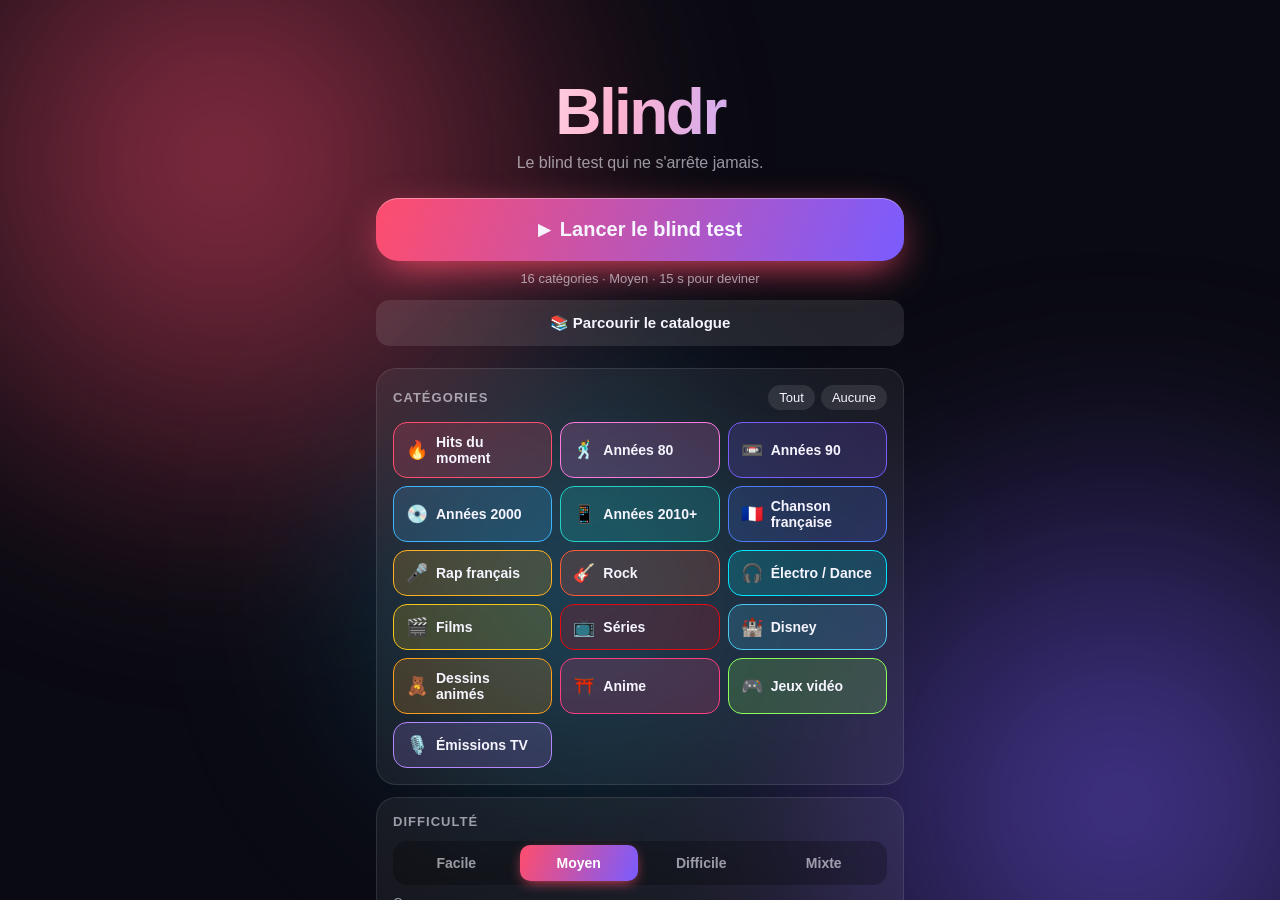
<file: index.html>
<!doctype html>
<html lang="fr">
<head>
  <meta charset="utf-8">
  <meta name="viewport" content="width=device-width, initial-scale=1, viewport-fit=cover, user-scalable=no">
  <title>Blindr</title>
  <meta name="description" content="Blind test infini : musique, films, séries, Disney, anime, jeux vidéo.">
  <meta name="theme-color" content="#0a0a12">
  <meta name="apple-mobile-web-app-capable" content="yes">
  <meta name="mobile-web-app-capable" content="yes">
  <meta name="apple-mobile-web-app-status-bar-style" content="black-translucent">
  <meta name="apple-mobile-web-app-title" content="Blindr">
  <link rel="manifest" href="manifest.webmanifest">
  <link rel="apple-touch-icon" href="icons/apple-touch-icon.png">
  <link rel="icon" href="icons/icon-192.png">
  <link rel="stylesheet" href="styles.css">
</head>
<body>
  <!-- Accueil -->
  <section id="home" class="screen active">
    <div class="blobs"><i></i><i></i><i></i></div>
    <div class="home-inner">
      <header class="brand">
        <div class="logo-mark" aria-hidden="true"><span></span><span></span><span></span><span></span><span></span></div>
        <h1 class="logo">Blindr</h1>
        <p class="tagline">Le blind test qui ne s'arrête jamais.</p>
      </header>
      <button id="startBtn" class="cta"><span class="cta-icon">▶</span> Lancer le blind test</button>
      <p id="homeStatus" class="home-status"></p>
      <button id="catalogBtn" class="ghost catalog-btn">📚 Parcourir le catalogue</button>
      <div id="settingsHome" class="settings-slot"></div>
    </div>
  </section>

  <!-- Catalogue -->
  <section id="catalog" class="screen">
    <div class="blobs"><i></i><i></i><i></i></div>
    <div class="cat-top">
      <div class="cat-bar">
        <button id="catalogBack" class="icon-btn" aria-label="Retour">‹</button>
        <h2>Catalogue</h2>
        <span id="catalogCount" class="cat-count"></span>
      </div>
      <div id="catalogTabs" class="cat-tabs"></div>
      <div class="cat-filters">
        <input id="catalogSearch" type="search" placeholder="Rechercher un titre, une œuvre, un artiste" autocomplete="off" autocorrect="off" spellcheck="false">
        <div id="catalogLevels" class="segmented cat-levels">
          <button data-level="all" class="on">Tous</button>
          <button data-level="easy">Facile</button>
          <button data-level="medium">Moyen</button>
          <button data-level="hard">Difficile</button>
          <button data-level="out">Écartés</button>
        </div>
      </div>
      <div id="catalogCorr" class="cat-analyze hidden">
        <p id="catalogCorrText"></p>
        <button id="catalogCorrBtn" class="pill">Copier</button>
      </div>
    </div>
    <div id="catalogList" class="cat-list"></div>
    <video id="catVideo" class="hidden" playsinline webkit-playsinline preload="none"></video>
    <audio id="catAudio" preload="none" playsinline x-webkit-airplay="allow"></audio>
  </section>

  <!-- Partie -->
  <section id="game" class="screen" data-phase="idle">
    <div class="bg">
      <div class="blobs"><i></i><i></i><i></i></div>
      <img id="backdrop" class="backdrop" alt="">
      <div id="bgLayer" class="bg-layer"></div>
      <video id="video" class="video" playsinline webkit-playsinline preload="auto"></video>
      <video id="video2" class="video" playsinline webkit-playsinline preload="auto"></video>
      <div class="shade"></div>
    </div>

    <header class="topbar">
      <button id="quitBtn" class="icon-btn" aria-label="Quitter">✕</button>
      <div id="catChip" class="chip"></div>
      <div id="scoreBox" class="score"></div>
      <button id="outputBtn" class="icon-btn hidden" aria-label="Sortie audio">
        <svg viewBox="0 0 24 24" width="20" height="20" fill="none" stroke="currentColor" stroke-width="2" stroke-linecap="round" stroke-linejoin="round" aria-hidden="true"><path d="M5 17H4a2 2 0 0 1-2-2V5a2 2 0 0 1 2-2h16a2 2 0 0 1 2 2v10a2 2 0 0 1-2 2h-1"/><path d="M12 15l5 6H7z"/></svg>
      </button>
      <button id="settingsBtn" class="icon-btn" aria-label="Réglages">⚙︎</button>
    </header>

    <main class="stage">
      <div class="panel loading">
        <div class="spinner"></div>
        <p id="loadingText">Préparation des extraits…</p>
        <button id="retryBtn" class="ghost hidden">Réessayer</button>
      </div>

      <div class="panel guess">
        <div class="ring">
          <svg viewBox="0 0 120 120" aria-hidden="true">
            <circle class="ring-track" cx="60" cy="60" r="54"/>
            <circle id="ringBar" class="ring-bar" cx="60" cy="60" r="54"/>
          </svg>
          <div id="countdown" class="countdown">15</div>
        </div>
        <div class="guess-info">
          <div class="eq" aria-hidden="true"><i></i><i></i><i></i><i></i><i></i><i></i><i></i><i></i><i></i></div>
          <p class="question">Qu'est-ce que c'est ?</p>
          <p id="roundLabel" class="round-label"></p>
        </div>
      </div>

      <div class="panel reveal">
        <img id="cover" class="cover" alt="">
        <div class="reveal-text">
          <div class="answer">
            <h2 id="ansTitle" class="ans-title"></h2>
            <p id="ansAlt" class="ans-alt"></p>
            <p id="ansSub" class="ans-sub"></p>
            <p id="ansMeta" class="ans-meta"></p>
          </div>
          <div id="judge" class="judge">
            <button data-ok="1" class="judge-btn ok">✓ Trouvé</button>
            <button data-ok="0" class="judge-btn ko">✗ Raté</button>
          </div>
        </div>
      </div>
    </main>

    <footer class="controls">
      <button id="pauseBtn" class="ctrl" aria-label="Pause">❚❚</button>
      <button id="skipBtn" class="ctrl wide">Révéler</button>
    </footer>
    <div class="progress"><i id="progressBar"></i></div>
    <div id="pausedOverlay" class="paused-overlay">En pause<small>Touchez ▶ pour reprendre</small></div>
  </section>

  <!-- Réglages pendant la partie -->
  <div id="sheet" class="sheet" aria-hidden="true">
    <div class="sheet-backdrop" data-close></div>
    <div class="sheet-panel">
      <div class="sheet-grab"></div>
      <div class="sheet-head">
        <h3>Réglages</h3>
        <button class="pill" data-close>Reprendre</button>
      </div>
      <div id="settingsSheet" class="settings-slot"></div>
    </div>
  </div>

  <!-- Réglages (déplacés entre l'accueil et la feuille) -->
  <div id="settings" class="settings">
    <div class="card">
      <div class="card-head">
        <h4>Catégories</h4>
        <div class="mini-actions">
          <button data-cats="all">Tout</button>
          <button data-cats="none">Aucune</button>
        </div>
      </div>
      <div id="catGrid" class="cat-grid"></div>
    </div>

    <div class="card">
      <h4>Difficulté</h4>
      <div id="diffSeg" class="segmented"></div>
      <p id="diffHint" class="hint"></p>
    </div>

    <div class="card">
      <label class="slider-row">
        <span>Temps pour deviner</span><b id="guessVal"></b>
        <input id="guessRange" type="range" min="5" max="30" step="1">
      </label>
      <label class="slider-row">
        <span>Durée de la réponse</span><b id="revealVal"></b>
        <input id="revealRange" type="range" min="3" max="20" step="1">
      </label>
    </div>

    <div class="card toggles">
      <label class="toggle"><span>Openings d'anime en vidéo<small>Vidéo officielle à la révélation (AnimeThemes)</small></span><input type="checkbox" id="optAnimeVideo"><i></i></label>
      <label class="toggle"><span>Compter les points</span><input type="checkbox" id="optScore"><i></i></label>
      <label class="toggle"><span>Son de révélation</span><input type="checkbox" id="optChime"><i></i></label>
      <label class="toggle"><span>Mode AirPlay (HomePod, Apple TV)<small>À activer si le son ne passe pas en AirPlay. Les fondus entre extraits sont désactivés.</small></span><input type="checkbox" id="optAirplay"><i></i></label>
      <button id="resetHistory" class="ghost small">Réinitialiser l'historique des titres joués</button>
    </div>
  </div>

  <audio id="a0" preload="auto" playsinline crossorigin="anonymous" x-webkit-airplay="allow"></audio>
  <audio id="a1" preload="auto" playsinline crossorigin="anonymous" x-webkit-airplay="allow"></audio>
  <!-- Lecteur direct pour AirPlay : pas de Web Audio, adresse réseau lisible par le HomePod. -->
  <audio id="a2" preload="auto" playsinline x-webkit-airplay="allow"></audio>
  <div id="toast" class="toast"></div>

  <script type="module" src="js/app.js"></script>
</body>
</html>
</file>
<file: styles.css>
:root {
  --bg: #0a0a12;
  --panel: rgba(255, 255, 255, 0.06);
  --panel-strong: rgba(255, 255, 255, 0.1);
  --line: rgba(255, 255, 255, 0.1);
  --text: #f6f5ff;
  --muted: rgba(246, 245, 255, 0.6);
  --c: #ff3d81;          /* couleur de la catégorie en cours */
  --c2: #7a5cff;
  --ok: #3ddc84;
  --ko: #ff5470;
  --radius: 20px;
  --sat: env(safe-area-inset-top, 0px);
  --sab: env(safe-area-inset-bottom, 0px);
  --sal: env(safe-area-inset-left, 0px);
  --sar: env(safe-area-inset-right, 0px);
  color-scheme: dark;
}

* { box-sizing: border-box; -webkit-tap-highlight-color: transparent; }
html, body { margin: 0; height: 100%; background: var(--bg); color: var(--text); overflow: hidden; }
body {
  font-family: -apple-system, BlinkMacSystemFont, "SF Pro Display", "Segoe UI", Roboto, sans-serif;
  -webkit-font-smoothing: antialiased;
  -webkit-user-select: none; user-select: none;
  overscroll-behavior: none;
}
button { font: inherit; color: inherit; border: 0; background: none; cursor: pointer; }
.hidden { display: none !important; }

/* ---------- Écrans ---------- */
.screen { position: fixed; inset: 0; display: none; }
.screen.active { display: block; }

/* ---------- Fond animé ---------- */
.blobs { position: absolute; inset: 0; overflow: hidden; z-index: 0; }
.blobs i {
  position: absolute; width: 75vmax; height: 75vmax; border-radius: 50%;
  filter: blur(70px); opacity: .55; mix-blend-mode: screen;
  animation: drift 18s ease-in-out infinite alternate;
  transition: background 1.2s ease;
}
.blobs i:nth-child(1) { background: radial-gradient(circle, var(--c) 0%, transparent 65%); top: -25vmax; left: -20vmax; }
.blobs i:nth-child(2) { background: radial-gradient(circle, var(--c2) 0%, transparent 65%); bottom: -30vmax; right: -25vmax; animation-duration: 22s; animation-delay: -6s; }
.blobs i:nth-child(3) { background: radial-gradient(circle, #19c3ff 0%, transparent 65%); top: 30%; left: 20%; width: 50vmax; height: 50vmax; opacity: .3; animation-duration: 26s; animation-delay: -12s; }
@keyframes drift {
  0% { transform: translate(0, 0) scale(1); }
  50% { transform: translate(8vmax, 6vmax) scale(1.15); }
  100% { transform: translate(-6vmax, 10vmax) scale(.95); }
}

/* ---------- Accueil ---------- */
#home { overflow-y: auto; -webkit-overflow-scrolling: touch; }
#home .blobs { position: fixed; }
.home-inner {
  position: relative; z-index: 1; max-width: 560px; margin: 0 auto;
  padding: calc(var(--sat) + 36px) calc(var(--sar) + 16px) calc(var(--sab) + 40px) calc(var(--sal) + 16px);
}
.brand { text-align: center; margin-bottom: 26px; }
.logo-mark { display: inline-flex; gap: 5px; align-items: flex-end; height: 38px; margin-bottom: 6px; }
.logo-mark span { width: 7px; border-radius: 4px; background: linear-gradient(var(--c), var(--c2)); animation: eq 1s ease-in-out infinite; }
.logo-mark span:nth-child(1) { animation-delay: -.2s; }
.logo-mark span:nth-child(2) { animation-delay: -.5s; }
.logo-mark span:nth-child(3) { animation-delay: -.1s; }
.logo-mark span:nth-child(4) { animation-delay: -.7s; }
.logo-mark span:nth-child(5) { animation-delay: -.35s; }
.logo {
  margin: 0; font-size: 64px; font-weight: 900; letter-spacing: -0.04em; line-height: 1;
  background: linear-gradient(100deg, #fff 10%, #ffb3d0 45%, #b9a8ff 80%);
  -webkit-background-clip: text; background-clip: text; color: transparent;
}
.tagline { margin: 10px 0 0; color: var(--muted); font-size: 16px; }

.cta {
  width: 100%; padding: 20px; border-radius: 22px; font-size: 20px; font-weight: 800;
  background: linear-gradient(110deg, var(--c), var(--c2));
  box-shadow: 0 12px 40px -10px var(--c), inset 0 1px 0 rgba(255,255,255,.35);
  display: flex; align-items: center; justify-content: center; gap: 10px;
  transition: transform .15s ease, opacity .2s;
}
.cta:active { transform: scale(.97); }
.cta:disabled { opacity: .45; }
.cta-icon { font-size: 16px; }
.home-status { text-align: center; color: var(--muted); font-size: 13px; margin: 10px 0 22px; min-height: 1em; }

/* ---------- Réglages ---------- */
.settings { display: flex; flex-direction: column; gap: 12px; }
#settings:not(.placed) { display: none; }
.card {
  background: var(--panel); border: 1px solid var(--line); border-radius: var(--radius);
  padding: 16px; backdrop-filter: blur(20px); -webkit-backdrop-filter: blur(20px);
}
.card h4 { margin: 0 0 12px; font-size: 13px; text-transform: uppercase; letter-spacing: .08em; color: var(--muted); font-weight: 700; }
.card-head { display: flex; align-items: center; justify-content: space-between; margin-bottom: 12px; }
.card-head h4 { margin: 0; }
.mini-actions { display: flex; gap: 6px; }
.mini-actions button { font-size: 13px; padding: 5px 11px; border-radius: 99px; background: var(--panel-strong); }

.cat-grid { display: grid; grid-template-columns: repeat(auto-fill, minmax(140px, 1fr)); gap: 8px; }
.cat {
  display: flex; align-items: center; gap: 8px; padding: 11px 12px; border-radius: 14px;
  background: rgba(255,255,255,.04); border: 1.5px solid var(--line); font-size: 14px; font-weight: 600;
  text-align: left; transition: all .18s ease; color: var(--muted);
}
.cat .e { font-size: 18px; filter: grayscale(1); opacity: .6; transition: inherit; }
.cat.on { color: var(--text); border-color: var(--cc); background: color-mix(in srgb, var(--cc) 18%, transparent); }
.cat.on .e { filter: none; opacity: 1; }

.segmented { display: grid; grid-template-columns: repeat(4, 1fr); background: rgba(0,0,0,.25); border-radius: 14px; padding: 4px; gap: 4px; }
.segmented button { padding: 10px 4px; border-radius: 10px; font-size: 14px; font-weight: 700; color: var(--muted); transition: all .18s; }
.segmented button.on { background: linear-gradient(110deg, var(--c), var(--c2)); color: #fff; box-shadow: 0 4px 14px -4px var(--c); }
.hint { margin: 10px 0 0; font-size: 13px; color: var(--muted); }

.slider-row { display: grid; grid-template-columns: 1fr auto; align-items: center; gap: 6px 10px; font-size: 15px; font-weight: 600; }
.slider-row + .slider-row { margin-top: 18px; }
.slider-row b { font-variant-numeric: tabular-nums; color: var(--text); }
.slider-row input { grid-column: 1 / -1; }
input[type=range] { -webkit-appearance: none; appearance: none; width: 100%; height: 6px; border-radius: 6px; background: rgba(255,255,255,.12); outline: none; margin: 8px 0 0; }
input[type=range]::-webkit-slider-thumb { -webkit-appearance: none; width: 26px; height: 26px; border-radius: 50%; background: #fff; box-shadow: 0 2px 10px rgba(0,0,0,.4), 0 0 0 4px color-mix(in srgb, var(--c) 45%, transparent); }

.toggles { display: flex; flex-direction: column; gap: 14px; }
.toggle { display: flex; align-items: center; justify-content: space-between; gap: 12px; font-size: 15px; font-weight: 600; }
.toggle small { display: block; font-weight: 400; color: var(--muted); font-size: 12px; margin-top: 2px; }
.toggle input { display: none; }
.toggle i { flex: none; width: 50px; height: 30px; border-radius: 99px; background: rgba(255,255,255,.15); position: relative; transition: background .2s; }
.toggle i::after { content: ""; position: absolute; top: 3px; left: 3px; width: 24px; height: 24px; border-radius: 50%; background: #fff; transition: transform .2s; box-shadow: 0 2px 6px rgba(0,0,0,.3); }
.toggle input:checked + i { background: var(--ok); }
.toggle input:checked + i::after { transform: translateX(20px); }
.toggle.disabled { opacity: .4; pointer-events: none; }

.ghost { padding: 12px 16px; border-radius: 14px; background: var(--panel-strong); font-weight: 600; }
.ghost.small { font-size: 13px; padding: 10px; color: var(--muted); }


/* ---------- Catalogue ---------- */
.catalog-btn { width: 100%; margin: -8px 0 22px; padding: 14px; font-size: 15px; }
#catalog { background: var(--bg); }
#catalog.active { display: flex; flex-direction: column; }
#catalog .blobs { position: fixed; opacity: .55; }
.cat-top {
  position: relative; z-index: 1; flex: none; display: flex; flex-direction: column; gap: 10px;
  padding: calc(var(--sat) + 10px) calc(var(--sar) + 16px) 10px calc(var(--sal) + 16px);
  background: linear-gradient(rgba(10,10,18,.85), rgba(10,10,18,.6));
  backdrop-filter: blur(20px); -webkit-backdrop-filter: blur(20px); border-bottom: 1px solid var(--line);
}
.cat-bar { display: flex; align-items: center; gap: 12px; }
.cat-bar h2 { margin: 0; font-size: 24px; font-weight: 900; letter-spacing: -.02em; }
.cat-bar .icon-btn { font-size: 26px; line-height: 1; padding-bottom: 3px; }
.cat-count { margin-left: auto; color: var(--muted); font-size: 13px; font-variant-numeric: tabular-nums; }
.cat-tabs { display: flex; gap: 6px; overflow-x: auto; scrollbar-width: none; margin: 0 calc(-16px - var(--sar)) 0 calc(-16px - var(--sal)); padding: 0 calc(var(--sar) + 16px) 0 calc(var(--sal) + 16px); }
.cat-tabs::-webkit-scrollbar { display: none; }
.cat-tab {
  flex: none; display: flex; align-items: center; gap: 6px; padding: 8px 12px; border-radius: 99px;
  font-size: 14px; font-weight: 700; color: var(--muted); background: rgba(255,255,255,.05); border: 1.5px solid var(--line);
}
.cat-tab.on { color: var(--text); border-color: var(--cc); background: color-mix(in srgb, var(--cc) 22%, transparent); }
.cat-filters { display: flex; flex-direction: column; gap: 8px; }
#catalogSearch {
  width: 100%; padding: 11px 14px; border-radius: 14px; border: 1px solid var(--line); outline: none;
  background: rgba(0,0,0,.3); color: var(--text); font: inherit; font-size: 16px; -webkit-user-select: text; user-select: text;
}
#catalogSearch:focus { border-color: color-mix(in srgb, var(--c) 70%, transparent); }
.cat-levels { grid-template-columns: repeat(5, 1fr); }
.cat-levels button { padding: 8px 2px; font-size: 13px; }
.cat-analyze { display: flex; align-items: center; gap: 10px; font-size: 13px; color: var(--muted); }
.cat-analyze p { margin: 0; flex: 1; line-height: 1.35; }
.cat-analyze .pill { flex: none; padding: 8px 14px; font-size: 13px; color: #fff; }
.cat-analyze .pill.stop { background: var(--panel-strong); }

.cat-list {
  position: relative; z-index: 1; flex: 1; overflow-y: auto; -webkit-overflow-scrolling: touch;
  padding: 6px calc(var(--sar) + 10px) calc(var(--sab) + 20px) calc(var(--sal) + 10px);
}
.cat-row {
  display: flex; align-items: center; gap: 12px; padding: 8px; border-radius: 14px; width: 100%; text-align: left;
  transition: background .15s;
}
.cat-row:active, .cat-row.playing { background: rgba(255,255,255,.07); }
.cat-row .thumb {
  position: relative; flex: none; width: 46px; height: 46px; border-radius: 10px; overflow: hidden;
  background: linear-gradient(135deg, var(--c), var(--c2)); display: grid; place-items: center; font-size: 18px;
}
.cat-row .thumb img { position: absolute; inset: 0; width: 100%; height: 100%; object-fit: cover; }
.cat-row.playing .thumb::after {
  content: "❚❚"; position: absolute; inset: 0; display: grid; place-items: center; font-size: 13px;
  background: rgba(0,0,0,.55); color: #fff;
}
.cat-row.loading .thumb::after { content: "…"; position: absolute; inset: 0; display: grid; place-items: center; background: rgba(0,0,0,.55); }
.cat-row .txt { flex: 1; min-width: 0; }
.cat-row .nm { font-weight: 700; font-size: 15px; white-space: nowrap; overflow: hidden; text-overflow: ellipsis; }
.cat-row .sb { font-size: 12.5px; color: var(--muted); white-space: nowrap; overflow: hidden; text-overflow: ellipsis; margin-top: 2px; }
.cat-row .unk { color: var(--muted); font-weight: 500; font-size: 12px; margin-left: 4px; }
.cat-row.out { opacity: .55; }
.cat-row.out .nm { text-decoration: line-through; text-decoration-color: rgba(255,255,255,.4); }
.lvl { flex: none; font-size: 11px; font-weight: 800; padding: 4px 8px; border-radius: 99px; letter-spacing: .02em; }
.lvl.easy { background: rgba(61,220,132,.18); color: #6ef0a6; }
.lvl.medium { background: rgba(255,176,32,.18); color: #ffc75a; }
.lvl.hard { background: rgba(255,84,112,.18); color: #ff8a9d; }
.lvl.approx { opacity: .6; border: 1px dashed currentColor; background: none; }
.lvl.auto, .lvl.user { background: rgba(255,255,255,.08); color: var(--muted); }
.row-act {
  flex: none; width: 34px; height: 34px; border-radius: 50%; display: grid; place-items: center;
  font-size: 15px; color: var(--muted); background: rgba(255,255,255,.06);
}
.cat-empty, .cat-more { text-align: center; color: var(--muted); font-size: 14px; padding: 28px 16px; line-height: 1.5; }
.cat-legend { color: var(--muted); font-size: 12px; padding: 6px 10px 2px; line-height: 1.45; }

/* ---------- Partie ---------- */
#game { background: #000; }
.bg { position: absolute; inset: 0; overflow: hidden; }
.backdrop {
  position: absolute; inset: -8%; width: 116%; height: 116%; object-fit: cover;
  opacity: 0; filter: saturate(1.25) brightness(.62) blur(1px);
  transition: opacity .6s ease;
}
.video {
  position: absolute; left: 0; right: 0; top: calc(var(--sat) + 72px); width: 100%; max-height: 100%;
  object-fit: contain; border-radius: 0;
  opacity: 0; transition: opacity .6s ease;
  box-shadow: 0 30px 80px rgba(0,0,0,.6);
}
.shade {
  position: absolute; inset: 0; pointer-events: none;
  background:
    linear-gradient(180deg, rgba(0,0,0,.55) 0%, rgba(0,0,0,0) 22%, rgba(0,0,0,0) 45%, rgba(0,0,0,.85) 100%);
}

/* Clip ou bande-annonce en fond (muet) */
.bg-layer { position: absolute; inset: 0; overflow: hidden; pointer-events: none; }
.bgvid { position: absolute; opacity: 0; transition: opacity .6s ease; filter: brightness(.72) saturate(1.1); }
video.bgvid { inset: 0; width: 100%; height: 100%; object-fit: cover; }
.bgvid.yt { top: 50%; left: 50%; width: max(100vw, 177.78vh); height: max(56.25vw, 100vh); transform: translate(-50%, -50%); }
.bgvid.yt iframe { width: 100%; height: 100%; border: 0; }
#game[data-phase=reveal] .bgvid.active.playing { opacity: 1; }
#game.has-bg .cover { display: none; }
#game.has-bg .reveal { justify-content: flex-end; height: 100%; }

#game[data-phase=reveal] .backdrop.show { opacity: 1; animation: kenburns 16s ease-out forwards; }
#game[data-phase=reveal].is-video .backdrop.show { filter: blur(28px) brightness(.45) saturate(1.4); animation: none; transform: scale(1.1); }
#game[data-phase=reveal].is-video .video.active { opacity: 1; }
@keyframes kenburns {
  from { transform: scale(1) translate(0, 0); }
  to { transform: scale(1.18) translate(-3%, -2%); }
}

.topbar {
  position: absolute; z-index: 5; top: 0; left: 0; right: 0;
  padding: calc(var(--sat) + 10px) calc(var(--sar) + 14px) 10px calc(var(--sal) + 14px);
  display: flex; align-items: center; gap: 10px;
}
.icon-btn {
  width: 42px; height: 42px; border-radius: 50%; flex: none; font-size: 18px;
  background: rgba(255,255,255,.12); backdrop-filter: blur(14px); -webkit-backdrop-filter: blur(14px);
  display: grid; place-items: center;
}
.chip {
  padding: 8px 14px; border-radius: 99px; font-size: 14px; font-weight: 700;
  background: color-mix(in srgb, var(--c) 30%, rgba(0,0,0,.3)); border: 1px solid color-mix(in srgb, var(--c) 60%, transparent);
  backdrop-filter: blur(14px); -webkit-backdrop-filter: blur(14px);
  white-space: nowrap; overflow: hidden; text-overflow: ellipsis; opacity: 0; transition: opacity .3s;
}
#game[data-phase=guess] .chip, #game[data-phase=reveal] .chip { opacity: 1; }
.score { margin-left: auto; font-weight: 800; font-variant-numeric: tabular-nums; font-size: 15px; }

.stage { position: absolute; inset: 0; z-index: 3; display: grid; place-items: center; padding: calc(var(--sat) + 70px) calc(var(--sar) + 20px) calc(var(--sab) + 110px) calc(var(--sal) + 20px); }
.panel { grid-area: 1 / 1; width: 100%; max-width: 520px; display: flex; flex-direction: column; align-items: center; text-align: center; opacity: 0; pointer-events: none; transition: opacity .45s ease, transform .6s cubic-bezier(.2,.8,.2,1); transform: translateY(12px) scale(.98); }
#game[data-phase=loading] .loading,
#game[data-phase=guess] .guess,
#game[data-phase=reveal] .reveal { opacity: 1; pointer-events: auto; transform: none; }

.spinner { width: 46px; height: 46px; border-radius: 50%; border: 4px solid rgba(255,255,255,.15); border-top-color: var(--c); animation: spin 0.9s linear infinite; }
@keyframes spin { to { transform: rotate(360deg); } }
.loading p { color: var(--muted); margin: 18px 0; }

.ring { position: relative; width: min(58vw, 240px); aspect-ratio: 1; flex: none; container-type: inline-size; }
.ring svg { width: 100%; height: 100%; transform: rotate(-90deg); filter: drop-shadow(0 0 18px color-mix(in srgb, var(--c) 70%, transparent)); }
.ring-track { fill: rgba(0,0,0,.25); stroke: rgba(255,255,255,.1); stroke-width: 7; }
.ring-bar { fill: none; stroke: var(--c); stroke-width: 7; stroke-linecap: round; stroke-dasharray: 339.29; stroke-dashoffset: 0; }
.countdown { position: absolute; inset: 0; display: grid; place-items: center; font-size: clamp(56px, 20vw, 88px); font-size: 38cqw; font-weight: 900; font-variant-numeric: tabular-nums; letter-spacing: -0.04em; }
.countdown.tick { animation: tick .35s ease; }
@keyframes tick { 0% { transform: scale(1.18); } 100% { transform: scale(1); } }

.eq { display: flex; align-items: flex-end; gap: 6px; height: 46px; margin: 30px 0 18px; }
.eq i { width: 8px; border-radius: 4px; background: linear-gradient(var(--c), var(--c2)); animation: eq 1s ease-in-out infinite; }
.eq i:nth-child(2n) { animation-duration: .8s; }
.eq i:nth-child(3n) { animation-duration: 1.25s; }
.eq i:nth-child(1) { animation-delay: -.3s; } .eq i:nth-child(2) { animation-delay: -.6s; } .eq i:nth-child(3) { animation-delay: -.1s; }
.eq i:nth-child(4) { animation-delay: -.8s; } .eq i:nth-child(5) { animation-delay: -.45s; } .eq i:nth-child(6) { animation-delay: -.2s; }
.eq i:nth-child(7) { animation-delay: -.7s; } .eq i:nth-child(8) { animation-delay: -.35s; } .eq i:nth-child(9) { animation-delay: -.55s; }
@keyframes eq { 0%, 100% { height: 18%; } 50% { height: 100%; } }
#game.paused .eq i, #game.paused .blobs i { animation-play-state: paused; }

.guess-info, .reveal-text { display: flex; flex-direction: column; align-items: center; width: 100%; }
.question { margin: 0; font-size: 24px; font-weight: 800; }
.round-label { margin: 6px 0 0; color: var(--muted); font-size: 14px; }

/* Révélation */
.cover {
  width: min(64vw, 300px); aspect-ratio: 1; object-fit: cover; border-radius: 22px;
  box-shadow: 0 30px 70px -10px rgba(0,0,0,.8), 0 0 0 1px rgba(255,255,255,.12);
  animation: float 6s ease-in-out infinite; margin-bottom: 26px;
}
.cover.missing { display: none; }
#game.is-video .cover { display: none; }
@keyframes float {
  0%, 100% { transform: translateY(0) rotate(-1.5deg); }
  50% { transform: translateY(-10px) rotate(1.5deg); }
}
#game[data-phase=reveal] .answer > * { animation: rise .7s cubic-bezier(.2,.8,.2,1) both; }
#game[data-phase=reveal] .answer > :nth-child(2) { animation-delay: .08s; }
#game[data-phase=reveal] .answer > :nth-child(3) { animation-delay: .16s; }
#game[data-phase=reveal] .answer > :nth-child(4) { animation-delay: .24s; }
#game[data-phase=reveal] .cover { animation: pop .7s cubic-bezier(.2,.9,.3,1.3) both, float 6s ease-in-out .7s infinite; }
@keyframes rise { from { opacity: 0; transform: translateY(18px); } to { opacity: 1; transform: none; } }
@keyframes pop { from { opacity: 0; transform: scale(.7) rotate(-6deg); } to { opacity: 1; transform: none; } }

.ans-title {
  margin: 0; font-size: clamp(30px, 9.5vw, 54px); font-weight: 900; line-height: 1.04; letter-spacing: -0.03em;
  text-shadow: 0 4px 30px rgba(0,0,0,.7), 0 0 2px rgba(0,0,0,.5);
  overflow-wrap: anywhere;
}
.ans-alt { margin: 6px 0 0; font-size: 16px; font-style: italic; color: rgba(255,255,255,.75); text-shadow: 0 2px 12px rgba(0,0,0,.8); }
.ans-alt:empty, .ans-meta:empty, .ans-sub:empty { display: none; }
.ans-sub { margin: 12px 0 0; font-size: 19px; font-weight: 600; text-shadow: 0 2px 14px rgba(0,0,0,.85); }
.ans-meta { margin: 12px 0 0; display: inline-block; padding: 5px 12px; border-radius: 99px; font-size: 13px; font-weight: 700; background: rgba(0,0,0,.35); border: 1px solid rgba(255,255,255,.15); }
#game.is-video .reveal { justify-content: flex-end; height: 100%; }

.judge { display: flex; gap: 10px; margin-top: 24px; }
.judge.hidden { display: none; }
.judge-btn { padding: 12px 20px; border-radius: 99px; font-weight: 800; font-size: 15px; backdrop-filter: blur(12px); -webkit-backdrop-filter: blur(12px); transition: transform .12s, opacity .2s; }
.judge-btn:active { transform: scale(.94); }
.judge-btn.ok { background: color-mix(in srgb, var(--ok) 30%, rgba(0,0,0,.3)); border: 1.5px solid var(--ok); }
.judge-btn.ko { background: color-mix(in srgb, var(--ko) 25%, rgba(0,0,0,.3)); border: 1.5px solid var(--ko); }
.judge.done .judge-btn:not(.picked) { opacity: .25; }

.controls {
  position: absolute; z-index: 5; left: 0; right: 0; bottom: 0;
  padding: 12px calc(var(--sar) + 16px) calc(var(--sab) + 18px) calc(var(--sal) + 16px);
  display: flex; gap: 10px; justify-content: center;
}
.ctrl {
  height: 56px; min-width: 56px; padding: 0 18px; border-radius: 99px; font-size: 17px; font-weight: 800;
  background: rgba(255,255,255,.14); backdrop-filter: blur(16px); -webkit-backdrop-filter: blur(16px);
  border: 1px solid rgba(255,255,255,.14);
}
.ctrl.wide { flex: 1; max-width: 260px; }
/* Le conteneur laisse passer les touches : seuls ses boutons sont cliquables (sinon il masque les boutons voisins). */
.controls { pointer-events: none; }
.controls .ctrl { pointer-events: auto; }
.ctrl:active { transform: scale(.96); }
.progress { position: absolute; z-index: 6; left: 0; right: 0; bottom: 0; height: 3px; }
.progress i { display: block; height: 100%; width: 0; background: linear-gradient(90deg, var(--c), var(--c2)); }

.paused-overlay {
  position: absolute; inset: 0; z-index: 4; display: grid; place-content: center; text-align: center; gap: 8px;
  font-size: 28px; font-weight: 900; background: rgba(0,0,0,.55); backdrop-filter: blur(6px); -webkit-backdrop-filter: blur(6px);
  opacity: 0; pointer-events: none; transition: opacity .25s;
}
.paused-overlay small { font-size: 14px; font-weight: 500; color: var(--muted); }
#game.paused:not(.sheet-open) .paused-overlay { opacity: 1; }

/* ---------- Feuille de réglages ---------- */
.sheet { position: fixed; inset: 0; z-index: 20; pointer-events: none; }
.sheet-backdrop { position: absolute; inset: 0; background: rgba(0,0,0,.5); opacity: 0; transition: opacity .3s; }
.sheet-panel {
  position: absolute; left: 0; right: 0; bottom: 0; max-height: 86vh; overflow-y: auto; -webkit-overflow-scrolling: touch;
  background: rgba(20, 18, 32, .92); backdrop-filter: blur(30px); -webkit-backdrop-filter: blur(30px);
  border-radius: 26px 26px 0 0; border-top: 1px solid var(--line);
  padding: 8px calc(var(--sar) + 16px) calc(var(--sab) + 24px) calc(var(--sal) + 16px);
  transform: translateY(105%); transition: transform .4s cubic-bezier(.2,.8,.2,1);
}
.sheet.open { pointer-events: auto; }
.sheet.open .sheet-backdrop { opacity: 1; }
.sheet.open .sheet-panel { transform: none; }
.sheet-grab { width: 40px; height: 5px; border-radius: 3px; background: rgba(255,255,255,.25); margin: 4px auto 10px; }
.sheet-head { display: flex; align-items: center; justify-content: space-between; margin-bottom: 12px; position: sticky; top: -8px; padding: 6px 0; background: inherit; z-index: 1; }
.sheet-head h3 { margin: 0; font-size: 22px; font-weight: 800; }
.pill { padding: 10px 18px; border-radius: 99px; font-weight: 800; background: linear-gradient(110deg, var(--c), var(--c2)); }
.sheet .card { background: rgba(255,255,255,.05); }

.toast {
  position: fixed; z-index: 30; left: 50%; bottom: calc(var(--sab) + 96px); transform: translate(-50%, 20px);
  background: rgba(30, 28, 44, .95); border: 1px solid var(--line); padding: 10px 16px; border-radius: 14px;
  font-size: 14px; font-weight: 600; opacity: 0; transition: all .3s; pointer-events: none; max-width: calc(100vw - 32px); text-align: center;
}
.toast.show { opacity: 1; transform: translate(-50%, 0); }

/* ---------- iPhone en paysage ---------- */
@media (orientation: landscape) and (max-height: 500px) {
  .cat-top { gap: 6px; padding-top: calc(var(--sat) + 6px); padding-bottom: 6px; }
  .cat-bar h2 { font-size: 20px; }
  .cat-bar .icon-btn { width: 36px; height: 36px; }
  .cat-filters { flex-direction: row; align-items: center; }
  .cat-filters #catalogSearch { flex: 1; padding: 8px 12px; }
  .cat-levels { flex: none; width: 400px; }
  .cat-levels button { padding: 6px 2px; }
  .cat-list { display: grid; grid-template-columns: repeat(2, minmax(0, 1fr)); align-content: start; column-gap: 6px; }
  .cat-legend { white-space: nowrap; overflow: hidden; text-overflow: ellipsis; padding-top: 2px; }
  .cat-analyze .pill { padding: 6px 12px; }
  .cat-tab { padding: 6px 11px; font-size: 13px; }
  .cat-list .cat-empty, .cat-list .cat-more, .cat-list .cat-legend { grid-column: 1 / -1; }

  /* Accueil : plus compact, réglages sur deux colonnes */
  .home-inner { max-width: 760px; padding-top: calc(var(--sat) + 18px); }
  .brand { margin-bottom: 14px; }
  .logo-mark { height: 26px; margin-bottom: 2px; }
  .logo { font-size: 44px; }
  .tagline { margin-top: 4px; font-size: 14px; }
  .cta { padding: 14px; font-size: 18px; }
  .home-status { margin: 8px 0 14px; }
  .settings { display: grid; grid-template-columns: 1fr 1fr; align-items: start; }
  .settings > .card:first-child { grid-column: 1 / -1; }

  /* Barre du haut plus fine */
  .topbar { padding-top: calc(var(--sat) + 8px); padding-bottom: 6px; }
  .icon-btn { width: 38px; height: 38px; font-size: 16px; }

  /* Commandes en colonne sur la droite : toute la hauteur reste pour le jeu */
  .controls {
    top: calc(var(--sat) + 54px); bottom: 0; left: auto; right: 0; width: calc(var(--sar) + 132px);
    flex-direction: column; justify-content: center; align-items: center; gap: 12px;
    padding: 0 calc(var(--sar) + 14px) calc(var(--sab) + 12px) 14px;
  }
  .ctrl { height: 48px; min-width: 48px; font-size: 15px; }
  .ctrl.wide { flex: none; width: 104px; max-width: none; padding: 0 10px; }
  .stage { padding: calc(var(--sat) + 54px) calc(var(--sar) + 140px) calc(var(--sab) + 14px) calc(var(--sal) + 24px); }
  .panel { max-width: 640px; }

  /* Devinette : compteur et question côte à côte */
  .guess { flex-direction: row; justify-content: center; gap: 36px; text-align: left; }
  .guess .ring { width: min(56vh, 210px); }
  .guess-info { display: flex; flex-direction: column; align-items: flex-start; }
  .eq { margin: 0 0 14px; height: 34px; }
  .question { font-size: 24px; }

  /* Révélation : pochette et réponse côte à côte */
  .reveal { flex-direction: row; justify-content: center; align-items: center; gap: 28px; text-align: left; }
  .cover { width: min(58vh, 230px); margin: 0; flex: none; }
  .answer { min-width: 0; }
  .ans-title { font-size: clamp(24px, 9vh, 42px); }
  .ans-sub { font-size: 16px; margin-top: 8px; }
  .ans-meta { margin-top: 8px; }
  .reveal-text { display: flex; flex-direction: column; align-items: flex-start; min-width: 0; }
  .judge { margin-top: 14px; }
  .judge-btn { padding: 9px 16px; font-size: 14px; }

  /* Avec vidéo en fond (clip, bande-annonce, opening) : texte en bas à gauche, la vidéo reste visible */
  #game.has-bg .reveal, #game.is-video .reveal { height: 100%; align-items: flex-end; justify-content: flex-start; }
  #game.has-bg .ans-title, #game.is-video .ans-title { font-size: clamp(22px, 8vh, 34px); }
  /* Titres très longs (certains anime) : 3 lignes au plus pour ne pas cacher la vidéo */
  .ans-title { display: -webkit-box; -webkit-box-orient: vertical; -webkit-line-clamp: 3; overflow: hidden; }
  .answer, .reveal-text { max-width: 560px; }
  .ans-alt { white-space: nowrap; overflow: hidden; text-overflow: ellipsis; max-width: 100%; font-size: 14px; }
  .video { top: 0; height: 100%; box-shadow: none; }
  .shade { background: linear-gradient(90deg, rgba(0,0,0,.55) 0%, rgba(0,0,0,0) 45%), linear-gradient(180deg, rgba(0,0,0,.45) 0%, rgba(0,0,0,0) 25%, rgba(0,0,0,0) 50%, rgba(0,0,0,.8) 100%); }

  /* Réglages : feuille centrée, presque toute la hauteur */
  .sheet-panel { max-height: 94vh; left: max(var(--sal), calc(50% - 380px)); right: max(var(--sar), calc(50% - 380px)); }
  .toast { bottom: calc(var(--sab) + 18px); }
}
@media (prefers-reduced-motion: reduce) {
  *, *::before, *::after { animation-duration: .01ms !important; animation-iteration-count: 1 !important; }
}
</file>
